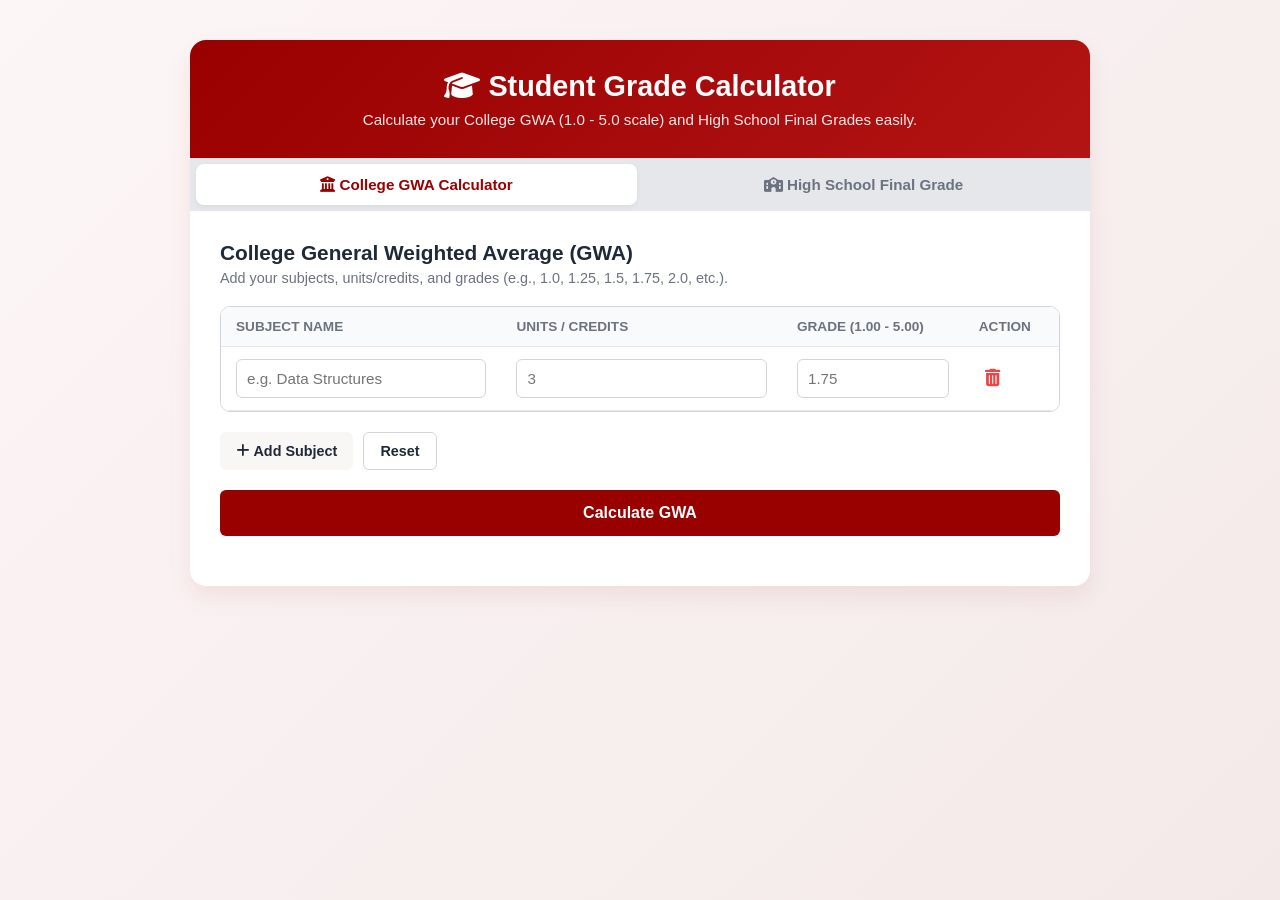
<file: index.html>
<!DOCTYPE html>
<html lang="en">
<head>
    <meta charset="UTF-8">
    <meta name="viewport" content="width=device-width, initial-scale=1.0">
    <title>Student Grade & GWA Calculator</title>
    <link rel="stylesheet" href="style.css">
    <!-- FontAwesome for Icons -->
    <link rel="stylesheet" href="https://cdnjs.cloudflare.com/ajax/libs/font-awesome/6.4.0/css/all.min.css">
</head>
<body>

    <!-- Main Container -->
    <div class="container">
        <!-- Header -->
        <header class="header">
            <h1><i class="fa-solid fa-graduation-cap"></i> Student Grade Calculator</h1>
            <p>Calculate your College GWA (1.0 - 5.0 scale) and High School Final Grades easily.</p>
        </header>

        <!-- Mode Toggle Tabs -->
        <div class="tab-container">
            <button class="tab-btn active" onclick="switchTab('college')">
                <i class="fa-solid fa-building-columns"></i> College GWA Calculator
            </button>
            <button class="tab-btn" onclick="switchTab('highschool')">
                <i class="fa-solid fa-school"></i> High School Final Grade
            </button>
        </div>

        <!-- College GWA Section -->
        <div id="college-section" class="calc-section active">
            <div class="section-card">
                <h2>College General Weighted Average (GWA)</h2>
                <p class="instruction">Add your subjects, units/credits, and grades (e.g., 1.0, 1.25, 1.5, 1.75, 2.0, etc.).</p>
                
                <div class="table-wrapper">
                    <table id="college-table">
                        <thead>
                            <tr>
                                <th>Subject Name</th>
                                <th>Units / Credits</th>
                                <th>Grade (1.00 - 5.00)</th>
                                <th>Action</th>
                            </tr>
                        </thead>
                        <tbody id="college-tbody">
                            <!-- Rows injected via JS -->
                        </tbody>
                    </table>
                </div>

                <div class="action-row">
                    <button class="btn btn-secondary" onclick="addCollegeRow()"><i class="fa-solid fa-plus"></i> Add Subject</button>
                    <button class="btn btn-outline" onclick="resetCollegeForm()">Reset</button>
                </div>

                <div class="compute-container">
                    <button class="btn btn-primary btn-large" onclick="calculateCollegeGWA()">Calculate GWA</button>
                </div>

                <div id="college-result" class="result-box hidden">
                    <h3>Your College GWA: <span id="college-gwa-value">0.00</span></h3>
                    <p id="college-remark" class="remark">Status: --</p>
                </div>
            </div>
        </div>

        <!-- High School Final Grade Section -->
        <div id="highschool-section" class="calc-section">
            <div class="section-card">
                <h2>High School Component-Based Final Grade</h2>
                <p class="instruction">Add grading components (e.g., Written Works, Performance Tasks, Quarterly Exams) and weights summing up to 100%.</p>
                
                <div class="table-wrapper">
                    <table id="hs-table">
                        <thead>
                            <tr>
                                <th>Component Category</th>
                                <th>Weight (%)</th>
                                <th>Score (%)</th>
                                <th>Action</th>
                            </tr>
                        </thead>
                        <tbody id="hs-tbody">
                            <!-- Rows injected via JS -->
                        </tbody>
                    </table>
                </div>

                <div class="action-row">
                    <button class="btn btn-secondary" onclick="addHsRow()"><i class="fa-solid fa-plus"></i> Add Component</button>
                    <button class="btn btn-outline" onclick="resetHsForm()">Reset</button>
                </div>

                <div class="compute-container">
                    <button class="btn btn-primary btn-large" onclick="calculateHsGrade()">Calculate Final Grade</button>
                </div>

                <div id="hs-result" class="result-box hidden">
                    <h3>Final Grade: <span id="hs-grade-value">0.00</span>%</h3>
                    <p id="hs-remark" class="remark">Status: --</p>
                </div>
            </div>
        </div>
    </div>

    <!-- Script File -->
    <script src="script.js"></script>
</body>
</html>
</file>
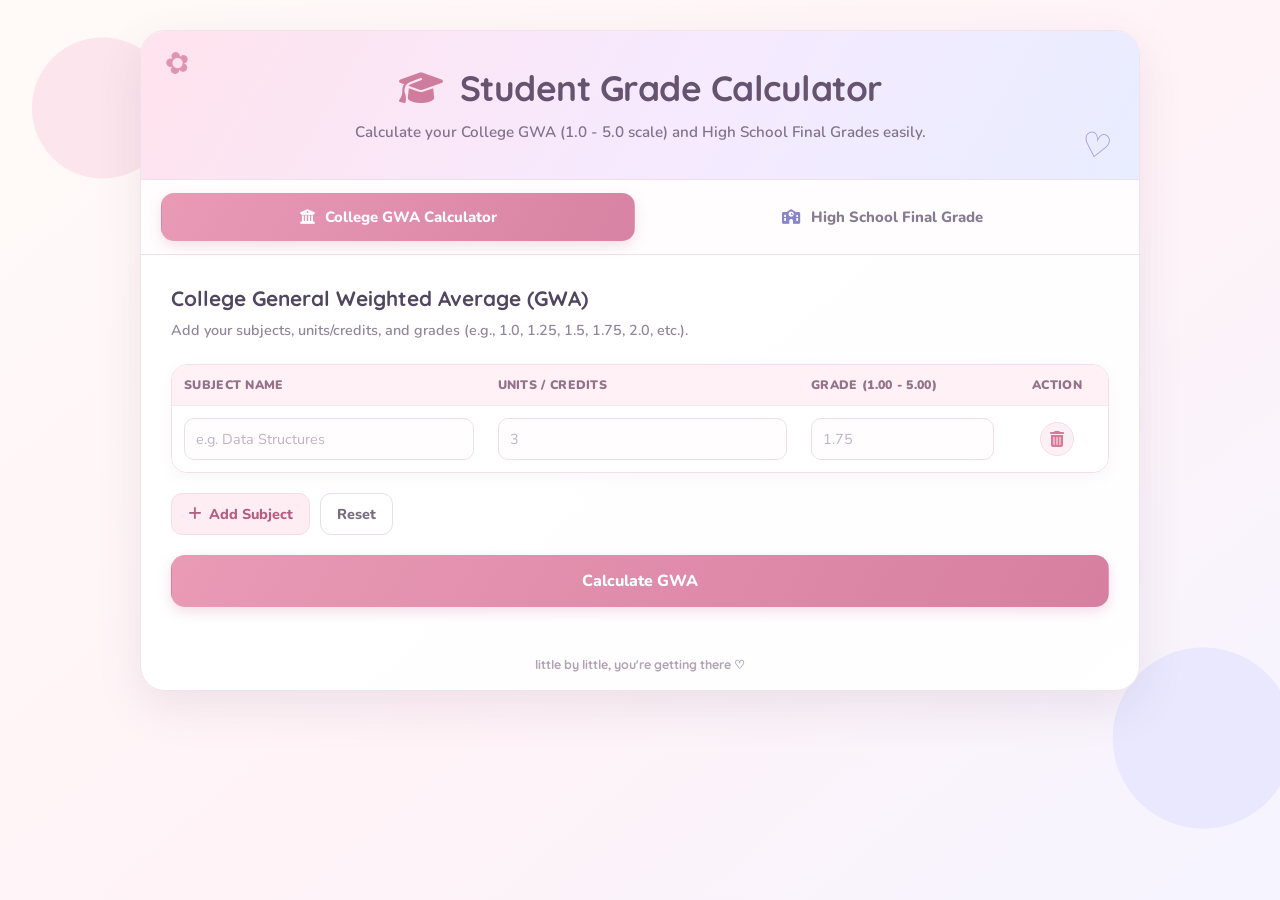
<file: gradecalculator.html>
<!DOCTYPE html>
<html lang="en">
<head>
    <meta charset="UTF-8">
    <meta name="viewport" content="width=device-width, initial-scale=1.0">
    <title>Student Grade & GWA Calculator</title>
    <link rel="stylesheet" href="gradecalculator.css">
  
    <link rel="stylesheet" href="https://cdnjs.cloudflare.com/ajax/libs/font-awesome/6.4.0/css/all.min.css">
</head>
<body>

    <div class="container">
      
        <header class="header">
            <h1><i class="fa-solid fa-graduation-cap"></i> Student Grade Calculator</h1>
            <p>Calculate your College GWA (1.0 - 5.0 scale) and High School Final Grades easily.</p>
        </header>

        <div class="tab-container">
            <button class="tab-btn active" onclick="switchTab('college')">
                <i class="fa-solid fa-building-columns"></i> College GWA Calculator
            </button>
            <button class="tab-btn" onclick="switchTab('highschool')">
                <i class="fa-solid fa-school"></i> High School Final Grade
            </button>
        </div>

        <div id="college-section" class="calc-section active">
            <div class="section-card">
                <h2>College General Weighted Average (GWA)</h2>
                <p class="instruction">Add your subjects, units/credits, and grades (e.g., 1.0, 1.25, 1.5, 1.75, 2.0, etc.).</p>
                
                <div class="table-wrapper">
                    <table id="college-table">
                        <thead>
                            <tr>
                                <th>Subject Name</th>
                                <th>Units / Credits</th>
                                <th>Grade (1.00 - 5.00)</th>
                                <th>Action</th>
                            </tr>
                        </thead>
                        <tbody id="college-tbody">
                            
                        </tbody>
                    </table>
                </div>

                <div class="action-row">
                    <button class="btn btn-secondary" onclick="addCollegeRow()"><i class="fa-solid fa-plus"></i> Add Subject</button>
                    <button class="btn btn-outline" onclick="resetCollegeForm()">Reset</button>
                </div>

                <div class="compute-container">
                    <button class="btn btn-primary btn-large" onclick="calculateCollegeGWA()">Calculate GWA</button>
                </div>

                <div id="college-result" class="result-box hidden">
                    <h3>Your College GWA: <span id="college-gwa-value">0.00</span></h3>
                    <p id="college-remark" class="remark">Status: --</p>
                </div>
            </div>
        </div>

        <div id="highschool-section" class="calc-section">
            <div class="section-card">
                <h2>High School Component-Based Final Grade</h2>
                <p class="instruction">Add grading components (e.g., Written Works, Performance Tasks, Quarterly Exams) and weights summing up to 100%.</p>
                
                <div class="table-wrapper">
                    <table id="hs-table">
                        <thead>
                            <tr>
                                <th>Component Category</th>
                                <th>Weight (%)</th>
                                <th>Score (%)</th>
                                <th>Action</th>
                            </tr>
                        </thead>
                        <tbody id="hs-tbody">
                        </tbody>
                    </table>
                </div>

                <div class="action-row">
                    <button class="btn btn-secondary" onclick="addHsRow()"><i class="fa-solid fa-plus"></i> Add Component</button>
                    <button class="btn btn-outline" onclick="resetHsForm()">Reset</button>
                </div>

                <div class="compute-container">
                    <button class="btn btn-primary btn-large" onclick="calculateHsGrade()">Calculate Final Grade</button>
                </div>

                <div id="hs-result" class="result-box hidden">
                    <h3>Final Grade: <span id="hs-grade-value">0.00</span>%</h3>
                    <p id="hs-remark" class="remark">Status: --</p>
                </div>
            </div>
        </div>
    </div>

    <script src="gradecalculator.js"></script>
</body>
</html>
</file>
<file: style.css>
:root {
    --primary: #990000;
    --primary-hover: #7a0000;
    --secondary: #f9f6f6;
    --text-dark: #1f2937;
    --text-muted: #6b7280;
    --border: #d1d5db;
    --white: #ffffff;
    --danger: #ef4444;
    --success: #10b981;
    --radius: 10px;
}

* {
    box-sizing: border-box;
    margin: 0;
    padding: 0;
    font-family: 'Segoe UI', Tahoma, Geneva, Verdana, sans-serif;
}

body {
    background: linear-gradient(135deg, #fdf6f6 0%, #f3e9e9 100%);
    color: var(--text-dark);
    min-height: 100vh;
    padding: 20px;
    display: flex;
    justify-content: center;
    align-items: flex-start;
}

.container {
    width: 100%;
    max-width: 900px;
    background: var(--white);
    border-radius: 16px;
    box-shadow: 0 10px 25px rgba(153, 0, 0, 0.08);
    overflow: hidden;
    margin-top: 20px;
}

/* Header */
.header {
    background: linear-gradient(135deg, #990000, #b31414);
    color: var(--white);
    padding: 30px;
    text-align: center;
}

.header h1 {
    font-size: 1.8rem;
    margin-bottom: 8px;
}

.header p {
    font-size: 0.95rem;
    opacity: 0.9;
}

/* Tabs */
.tab-container {
    display: flex;
    background: #e5e7eb;
    padding: 6px;
    gap: 6px;
}

.tab-btn {
    flex: 1;
    padding: 12px;
    border: none;
    background: transparent;
    font-size: 0.95rem;
    font-weight: 600;
    color: var(--text-muted);
    cursor: pointer;
    border-radius: 8px;
    transition: all 0.3s ease;
}

.tab-btn.active {
    background: var(--white);
    color: var(--primary);
    box-shadow: 0 2px 5px rgba(0,0,0,0.05);
}

/* Sections */
.calc-section {
    display: none;
    padding: 30px;
}

.calc-section.active {
    display: block;
}

.section-card h2 {
    font-size: 1.3rem;
    margin-bottom: 5px;
    color: var(--text-dark);
}

.instruction {
    font-size: 0.9rem;
    color: var(--text-muted);
    margin-bottom: 20px;
}

/* Tables */
.table-wrapper {
    overflow-x: auto;
    margin-bottom: 20px;
    border-radius: var(--radius);
    border: 1px solid var(--border);
}

table {
    width: 100%;
    border-collapse: collapse;
    text-align: left;
    background: var(--white);
}

th, td {
    padding: 12px 15px;
    border-bottom: 1px solid #e5e7eb;
}

th {
    background: #f9fafb;
    font-weight: 600;
    font-size: 0.85rem;
    color: var(--text-muted);
    text-transform: uppercase;
}

input[type="text"], input[type="number"] {
    width: 100%;
    padding: 10px;
    border: 1px solid var(--border);
    border-radius: 6px;
    font-size: 0.95rem;
    outline: none;
    transition: border 0.2s;
}

input[type="text"]:focus, input[type="number"]:focus {
    border-color: var(--primary);
}

/* Buttons */
.btn {
    padding: 10px 16px;
    border: none;
    border-radius: 6px;
    font-size: 0.9rem;
    font-weight: 600;
    cursor: pointer;
    transition: background 0.2s, transform 0.1s;
}

.btn:active {
    transform: scale(0.98);
}

.btn-secondary {
    background: var(--secondary);
    color: var(--text-dark);
}

.btn-secondary:hover {
    background: #f2e6e6;
}

.btn-outline {
    background: transparent;
    border: 1px solid var(--border);
    color: var(--text-dark);
}

.btn-outline:hover {
    background: var(--secondary);
}

.btn-primary {
    background: var(--primary);
    color: var(--white);
}

.btn-primary:hover {
    background: var(--primary-hover);
}

.btn-large {
    width: 100%;
    padding: 14px;
    font-size: 1rem;
}

.icon-btn {
    background: transparent;
    border: none;
    color: var(--danger);
    font-size: 1.1rem;
    cursor: pointer;
    padding: 6px;
    border-radius: 4px;
}

.icon-btn:hover {
    background: #fee2e2;
}

.action-row {
    display: flex;
    gap: 10px;
    margin-bottom: 20px;
    flex-wrap: wrap;
}

.compute-container {
    margin-bottom: 20px;
}

/* Result Box */
.result-box {
    background: #fef2f2;
    border: 1px solid #fecaca;
    padding: 20px;
    border-radius: var(--radius);
    text-align: center;
}

.result-box.hidden {
    display: none;
}

.result-box h3 {
    color: #990000;
    font-size: 1.3rem;
    margin-bottom: 6px;
}

.remark {
    font-size: 0.95rem;
    font-weight: 600;
    color: #b91c1c;
}

/* Result Box */
</file>
<file: gradecalculator.css>
@import url('https://fonts.googleapis.com/css2?family=Nunito:wght@400;500;600;700;800;900&family=Quicksand:wght@500;600;700&display=swap');

:root {
    --primary: #e99ab5;
    --primary-hover: #d77f9f;
    --secondary: #fff0f5;
    --text-dark: #51465f;
    --text-muted: #92869b;
    --border: #f0e0e9;
    --white: #ffffff;
    --danger: #df8294;
    --success: #6eaa91;
    --radius: 16px;
}

* {
    box-sizing: border-box;
    margin: 0;
    padding: 0;
}

body {
    min-height: 100vh;
    padding: 30px 20px 45px;
    font-family: 'Nunito', 'Segoe UI', sans-serif;
    color: var(--text-dark);
    background: radial-gradient(circle at 8% 12%, #fce5ed 0 70px, transparent 71px), radial-gradient(circle at 94% 82%, #e9e8ff 0 90px, transparent 91px), linear-gradient(140deg, #fffaf8, #fff3f7 55%, #f5f4ff);
    background-attachment: fixed;
}

button,
input {
    font: inherit;
}

button {
    -webkit-tap-highlight-color: transparent;
}

.container {
    width: 100%;
    max-width: 1000px;
    margin: 0 auto;
    overflow: hidden;
    background: rgba(255, 255, 255, 0.96);
    border: 1px solid #f2e3eb;
    border-radius: 25px;
    box-shadow: 0 16px 45px rgba(120, 91, 125, 0.12);
}

.header {
    position: relative;
    overflow: hidden;
    padding: 35px 25px;
    text-align: center;
    color: #65536f;
    background: linear-gradient(120deg, #ffe3ed, #f6eaff 55%, #e8edff);
    border-bottom: 1px solid #f1deeb;
}

    .header::before {
        content: "✿";
        position: absolute;
        top: 12px;
        left: 24px;
        color: #df94b0;
        font-size: 30px;
        transform: rotate(-15deg);
    }

    .header::after {
        content: "♡";
        position: absolute;
        right: 28px;
        bottom: 10px;
        color: #9d9be0;
        font-size: 34px;
        transform: rotate(12deg);
    }

    .header h1 {
        position: relative;
        z-index: 1;
        margin-bottom: 10px;
        font-family: 'Quicksand', 'Nunito', sans-serif;
        font-size: clamp(1.6rem, 4vw, 2.2rem);
        font-weight: 800;
        letter-spacing: -0.5px;
    }

        .header h1 i {
            margin-right: 8px;
            color: #cf7d9d;
        }

    .header p {
        position: relative;
        z-index: 1;
        color: #81728d;
        font-size: 0.95rem;
        font-weight: 600;
        line-height: 1.6;
    }

.tab-container {
    display: flex;
    gap: 10px;
    padding: 13px 20px;
    background: #fffdfd;
    border-bottom: 1px solid var(--border);
}

.tab-btn {
    flex: 1;
    padding: 13px 12px;
    border: 1px solid transparent;
    border-radius: 13px;
    color: #877b91;
    background: transparent;
    font-size: 0.93rem;
    font-weight: 800;
    cursor: pointer;
    transition: 0.2s ease;
}

    .tab-btn i {
        margin-right: 6px;
        color: #8886ca;
    }

    .tab-btn:hover {
        background: #fff0f5;
        color: #bf6c8e;
    }

    .tab-btn.active {
        color: white;
        background: linear-gradient(120deg, #e99ab5, #d783a3);
        box-shadow: 0 5px 13px rgba(201, 111, 145, 0.2);
    }

        .tab-btn.active i {
            color: white;
        }

    .tab-btn:nth-child(2).active {
        background: linear-gradient(120deg, #aaa8e9, #8584cd);
        box-shadow: 0 5px 13px rgba(119, 118, 191, 0.2);
    }

.calc-section {
    display: none;
    padding: 30px;
}

    .calc-section.active {
        display: block;
        animation: fadeIn 0.25s ease;
    }

@keyframes fadeIn {
    from {
        opacity: 0;
        transform: translateY(5px);
    }

    to {
        opacity: 1;
        transform: translateY(0);
    }
}

.section-card h2 {
    margin-bottom: 8px;
    color: var(--text-dark);
    font-family: 'Quicksand', 'Nunito', sans-serif;
    font-size: 1.3rem;
    font-weight: 800;
}

.instruction {
    margin-bottom: 22px;
    color: var(--text-muted);
    font-size: 0.9rem;
    font-weight: 600;
    line-height: 1.6;
}

.table-wrapper {
    overflow-x: auto;
    margin-bottom: 20px;
    border: 1px solid var(--border);
    border-radius: var(--radius);
    background: white;
    box-shadow: 0 5px 15px rgba(120, 91, 125, 0.05);
}

table {
    width: 100%;
    border-collapse: collapse;
    text-align: left;
    background: white;
}

th,
td {
    padding: 12px;
    border-bottom: 1px solid #f3e8ee;
}

th {
    color: #94748a;
    background: #fff1f6;
    font-size: 0.77rem;
    font-weight: 900;
    letter-spacing: 0.3px;
    text-transform: uppercase;
    white-space: nowrap;
}

    td:last-child,
    th:last-child {
        text-align: center;
    }

tbody tr:last-child td {
    border-bottom: none;
}

tbody tr:hover td {
    background: #fffbfd;
}

input[type="text"],
input[type="number"] {
    width: 100%;
    min-width: 70px;
    padding: 10px 11px;
    border: 1.5px solid #ecdfeb;
    border-radius: 10px;
    outline: none;
    color: var(--text-dark);
    background: #fffdfd;
    font-size: 0.9rem;
    transition: 0.2s ease;
}

input::placeholder {
    color: #c0b2c3;
}

input:hover {
    border-color: #e5b8ca;
}

input:focus {
    border-color: var(--primary);
    background: white;
    box-shadow: 0 0 0 3px rgba(233, 154, 181, 0.16);
}

#hs-table input:focus {
    border-color: #aaa8e9;
    box-shadow: 0 0 0 3px rgba(169, 167, 232, 0.17);
}

.btn {
    display: inline-flex;
    align-items: center;
    justify-content: center;
    gap: 7px;
    padding: 10px 16px;
    border: 1px solid transparent;
    border-radius: 11px;
    font-size: 0.9rem;
    font-weight: 800;
    cursor: pointer;
    transition: 0.2s ease;
}

    .btn:active,
    .icon-btn:active {
        transform: scale(0.97);
    }

.btn-secondary {
    color: #b45f82;
    background: #ffedf4;
    border-color: #f6dce7;
}

    .btn-secondary:hover {
        background: #ffe0eb;
        box-shadow: 0 4px 10px rgba(201, 111, 145, 0.1);
    }

.btn-outline {
    color: #786c83;
    background: white;
    border-color: #e9deeb;
}

    .btn-outline:hover {
        color: #7776bf;
        background: #f7f5ff;
        border-color: #d9d5f5;
    }

.btn-primary {
    color: white;
    background: linear-gradient(120deg, #e99ab5, #d77f9f);
    box-shadow: 0 5px 13px rgba(201, 111, 145, 0.22);
}

    .btn-primary:hover {
        background: linear-gradient(120deg, #df8eaa, #c97093);
        transform: translateY(-2px);
        box-shadow: 0 8px 17px rgba(201, 111, 145, 0.24);
    }

#highschool-section .btn-primary {
    background: linear-gradient(120deg, #aaa8e9, #8584cd);
    box-shadow: 0 5px 13px rgba(119, 118, 191, 0.2);
}

    #highschool-section .btn-primary:hover {
        background: linear-gradient(120deg, #9997df, #7776bf);
    }

#highschool-section .btn-secondary {
    color: #7371b7;
    background: #f0efff;
    border-color: #e1e0fb;
}

    #highschool-section .btn-secondary:hover {
        background: #e5e3ff;
    }

.btn-large {
    width: 100%;
    padding: 14px;
    border-radius: 14px;
    font-size: 1rem;
}

.action-row {
    display: flex;
    flex-wrap: wrap;
    gap: 10px;
    margin-bottom: 20px;
}

.compute-container {
    margin-bottom: 20px;
}

.icon-btn {
    display: inline-flex;
    align-items: center;
    justify-content: center;
    width: 34px;
    height: 34px;
    border: 1px solid #f5dce6;
    border-radius: 50%;
    color: #d47b9a;
    background: #fff0f5;
    cursor: pointer;
    transition: 0.2s ease;
}

    .icon-btn:hover {
        color: white;
        background: #e68eac;
        transform: rotate(-7deg);
    }

.result-box {
    position: relative;
    overflow: hidden;
    padding: 23px 20px;
    border: 1.5px dashed #edbfd0;
    border-radius: 18px;
    text-align: center;
    background: linear-gradient(135deg, #fff2f7, #fffafd);
}

    .result-box::before {
        content: "♡";
        position: absolute;
        top: 8px;
        left: 16px;
        color: rgba(201, 111, 145, 0.4);
        font-size: 26px;
    }

    .result-box::after {
        content: "✧";
        position: absolute;
        right: 17px;
        bottom: 8px;
        color: rgba(201, 111, 145, 0.45);
        font-size: 25px;
    }

    .result-box.hidden {
        display: none;
    }

    .result-box h3 {
        position: relative;
        z-index: 1;
        margin-bottom: 7px;
        color: #8d637b;
        font-family: 'Quicksand', 'Nunito', sans-serif;
        font-size: 1.2rem;
        font-weight: 800;
    }

#college-gwa-value,
#hs-grade-value {
    display: inline-block;
    margin: 4px 0;
    color: #bd6c91;
    font-size: clamp(2rem, 5vw, 2.7rem);
    font-weight: 900;
}

.remark {
    position: relative;
    z-index: 1;
    color: #87758c;
    font-size: 0.95rem;
    font-weight: 800;
}

#highschool-section .result-box {
    border-color: #cfcef5;
    background: linear-gradient(135deg, #f3f2ff, #fcfbff);
}

    #highschool-section .result-box::before,
    #highschool-section .result-box::after {
        color: rgba(119, 118, 191, 0.45);
    }

    #highschool-section .result-box h3,
    #highschool-section #hs-grade-value {
        color: #7776bf;
    }

.container::after {
    content: "little by little, you're getting there ♡";
    display: block;
    padding: 0 15px 18px;
    color: #b3a2b5;
    text-align: center;
    font-family: 'Quicksand', sans-serif;
    font-size: 0.78rem;
    font-weight: 700;
}

@media (max-width: 650px) {
    body {
        padding: 12px 9px 25px;
    }

    .container {
        border-radius: 20px;
    }

    .header {
        padding: 29px 17px;
    }

        .header::before {
            top: 8px;
            left: 10px;
            font-size: 22px;
        }

        .header::after {
            right: 10px;
            bottom: 7px;
            font-size: 25px;
        }

        .header h1 {
            font-size: 1.5rem;
        }

        .header p {
            font-size: 0.86rem;
        }

    .tab-container {
        gap: 6px;
        padding: 9px;
    }

    .tab-btn {
        padding: 10px 7px;
        font-size: 0.8rem;
    }

        .tab-btn i {
            margin-right: 3px;
        }

    .calc-section {
        padding: 21px 13px;
    }

    .section-card h2 {
        font-size: 1.12rem;
    }

    .instruction {
        font-size: 0.85rem;
    }

    th,
    td {
        padding: 9px 8px;
    }

    th {
        font-size: 0.66rem;
    }

    input[type="text"],
    input[type="number"] {
        min-width: 80px;
        padding: 9px;
        font-size: 0.84rem;
    }

    .btn {
        padding: 9px 12px;
        font-size: 0.83rem;
    }

    .btn-large {
        padding: 12px;
        font-size: 0.92rem;
    }
}

@media (max-width: 420px) {
    .header h1 {
        font-size: 1.3rem;
    }

    .tab-container {
        flex-direction: column;
    }

    .tab-btn {
        width: 100%;
    }

    .action-row .btn {
        flex: 1;
    }
}

@media (prefers-reduced-motion: reduce) {
    *,
    *::before,
    *::after {
        animation-duration: 0.01ms !important;
        animation-iteration-count: 1 !important;
        transition-duration: 0.01ms !important;
    }
}
</file>
